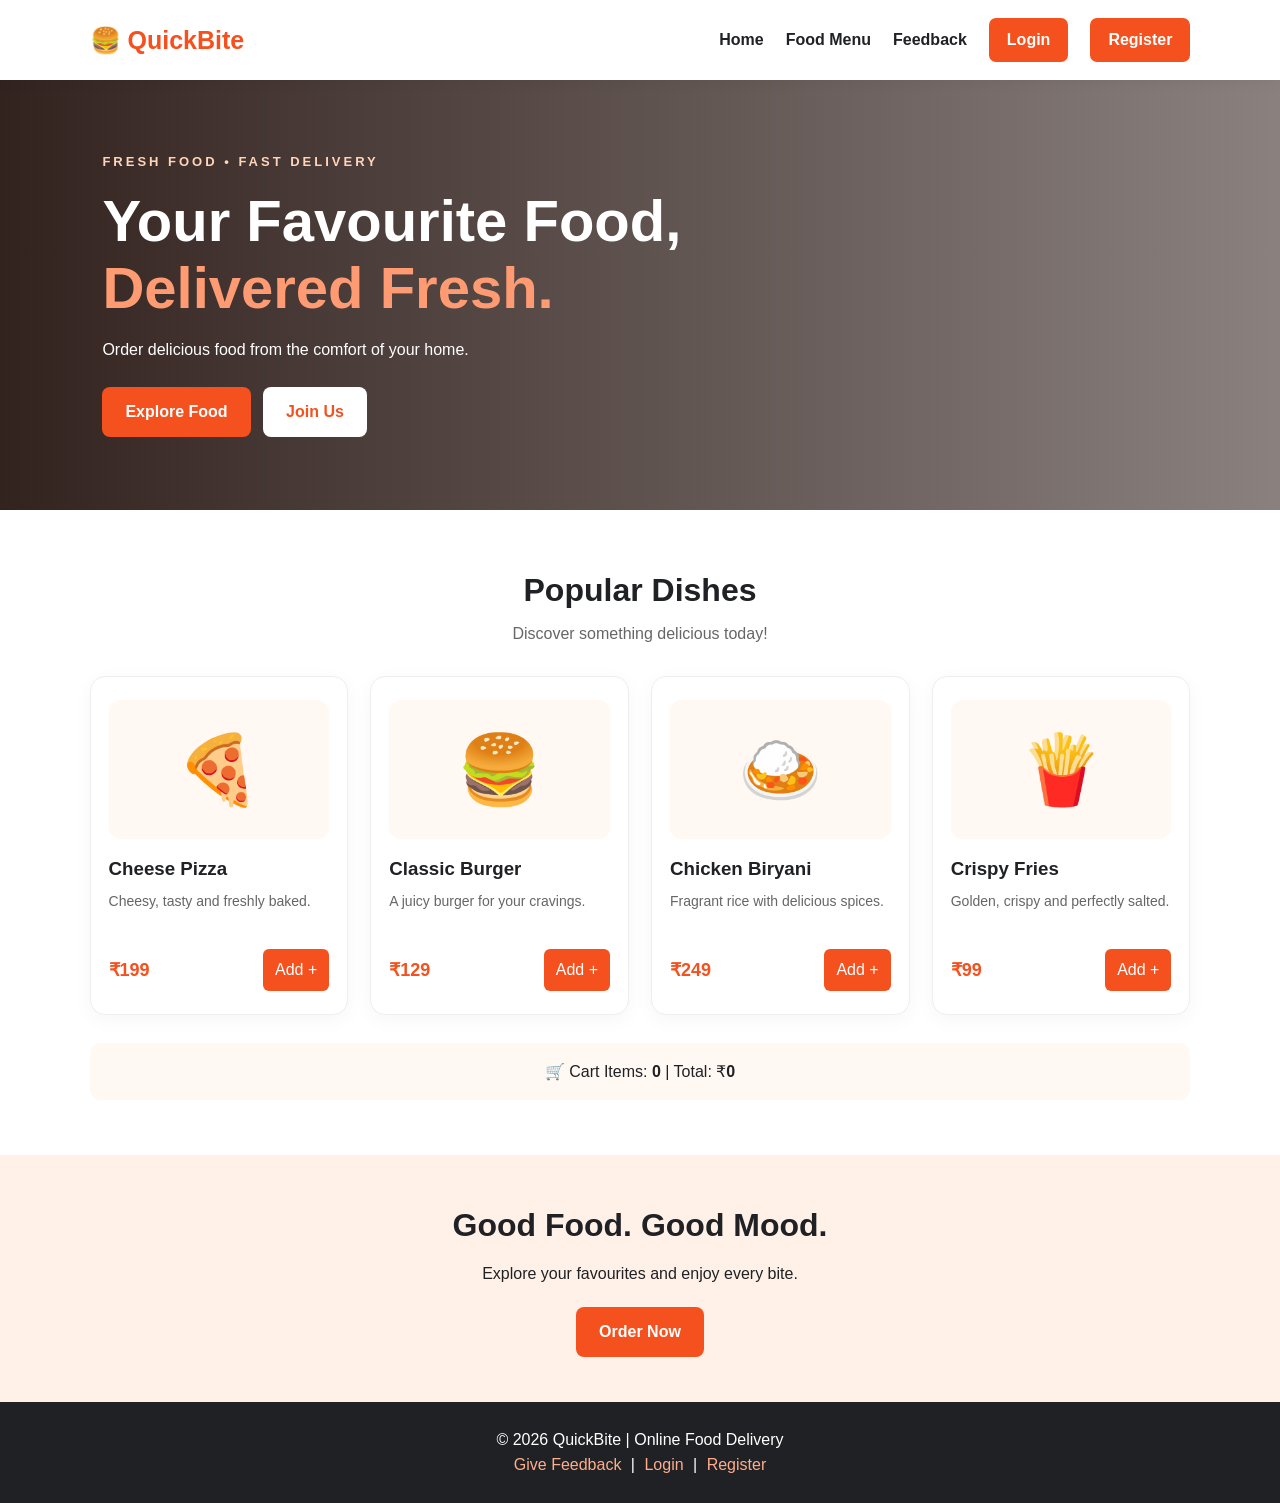
<file: index.html>
<!DOCTYPE html>
<html lang="en">
<head>
    <meta charset="UTF-8">
    <meta name="viewport" content="width=device-width, initial-scale=1.0">
    <title>QuickBite | Online Food Delivery</title>
    <link rel="stylesheet" href="style.css">
</head>
<body>

<header class="navbar">
    <a href="index.html" class="logo">🍔 QuickBite</a>
    <nav>
        <a href="index.html">Home</a>
        <a href="#food">Food Menu</a>
        <a href="feedback.html">Feedback</a>
        <a href="login.html" class="nav-btn" id="accountLink">Login</a>
        <a href="registration.html" class="nav-btn">Register</a>
    </nav>
</header>

<section class="hero">
    <div class="hero-content">
        <p class="tagline">FRESH FOOD • FAST DELIVERY</p>
        <h1>Your Favourite Food,<br>
            <span>Delivered Fresh.</span></h1>
        <p>Order delicious food from the comfort of your home.</p>
        <a href="#food" class="btn">Explore Food</a>
        <a href="registration.html" class="btn btn-light">Join Us</a>
    </div>
</section>

<section class="section" id="food">
    <h2>Popular Dishes</h2>
    <p class="subtitle">Discover something delicious today!</p>

    <div class="food-grid">
        <div class="food-card">
            <div class="food-emoji">🍕</div>
            <h3>Cheese Pizza</h3>
            <p>Cheesy, tasty and freshly baked.</p>
            <div class="food-bottom">
                <strong>₹199</strong>
                <button class="small-btn" onclick="addToCart('Cheese Pizza',199)">Add +</button>
            </div>
        </div>

        <div class="food-card">
            <div class="food-emoji">🍔</div>
            <h3>Classic Burger</h3>
            <p>A juicy burger for your cravings.</p>
            <div class="food-bottom">
                <strong>₹129</strong>
                <button class="small-btn" onclick="addToCart('Classic Burger',129)">Add +</button>
            </div>
        </div>

        <div class="food-card">
            <div class="food-emoji">🍛</div>
            <h3>Chicken Biryani</h3>
            <p>Fragrant rice with delicious spices.</p>
            <div class="food-bottom">
                <strong>₹249</strong>
                <button class="small-btn" onclick="addToCart('Chicken Biryani',249)">Add +</button>
            </div>
        </div>

        <div class="food-card">
            <div class="food-emoji">🍟</div>
            <h3>Crispy Fries</h3>
            <p>Golden, crispy and perfectly salted.</p>
            <div class="food-bottom">
                <strong>₹99</strong>
                <button class="small-btn" onclick="addToCart('Crispy Fries',99)">Add +</button>
            </div>
        </div>
    </div>

    <div class="cart-summary">
        🛒 Cart Items: <strong id="cartCount">0</strong>
        <span> | Total: ₹<strong id="cartTotal">0</strong></span>
    </div>
</section>

<section class="offer-section">
    <h2>Good Food. Good Mood.</h2>
    <p>Explore your favourites and enjoy every bite.</p>
    <a href="login.html" class="btn">Order Now</a>
</section>

<footer>
    <p>© 2026 QuickBite | Online Food Delivery</p>
    <p>
        <a href="feedback.html">Give Feedback</a> |
        <a href="login.html">Login</a> |
        <a href="registration.html">Register</a>
    </p>
</footer>

<script src="script.js"></script>
</body>
</html>
</file>
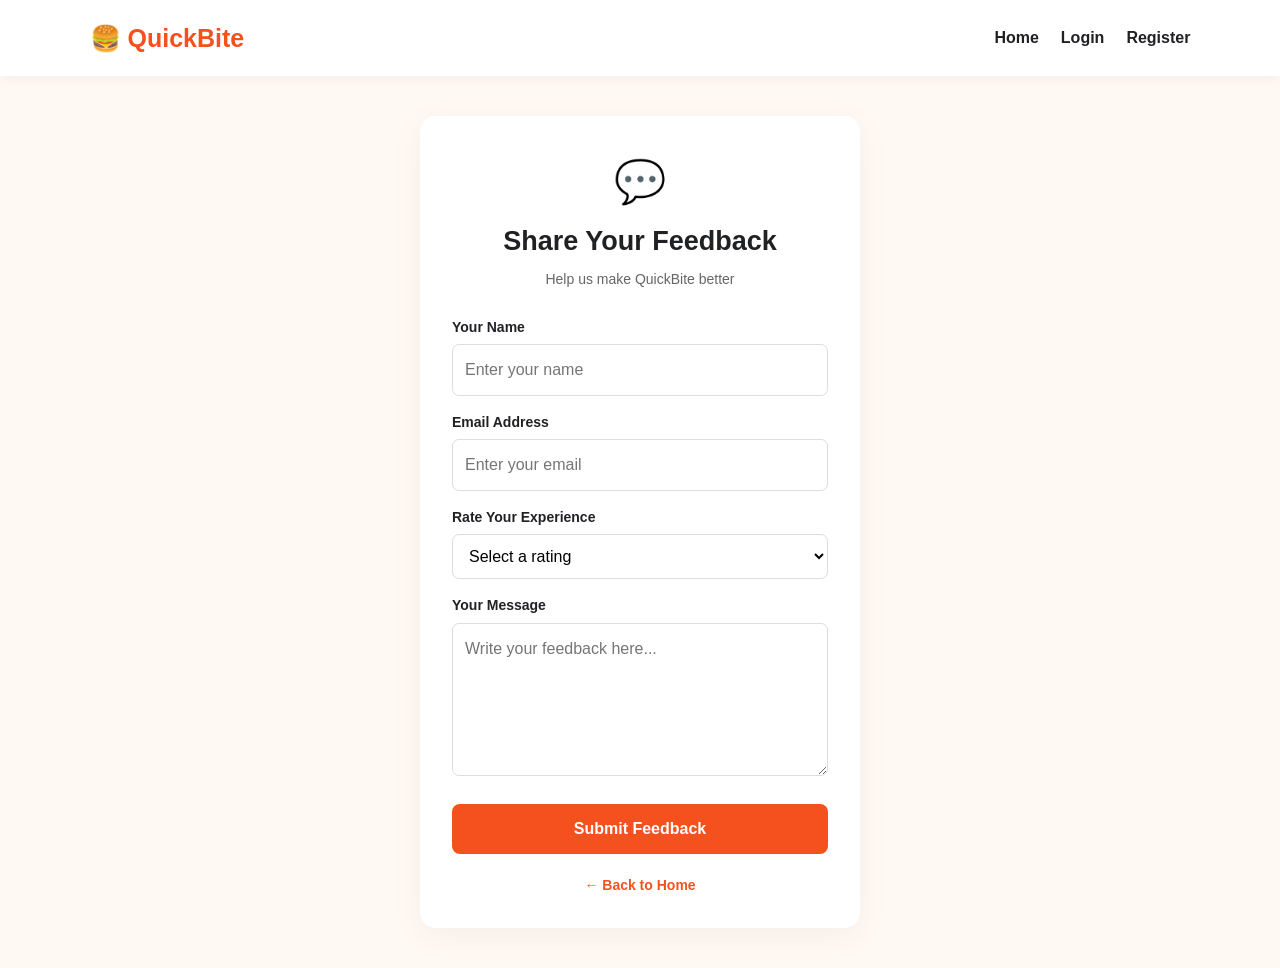
<file: feedback.html>
<!DOCTYPE html>
<html lang="en">
<head>
    <meta charset="UTF-8">
    <meta name="viewport" content="width=device-width, initial-scale=1.0">
    <title>Feedback | QuickBite</title>
    <link rel="stylesheet" href="style.css">
</head>
<body class="form-page">

<header class="navbar">
    <a href="index.html" class="logo">🍔 QuickBite</a>
    <nav>
        <a href="index.html">Home</a>
        <a href="login.html">Login</a>
        <a href="registration.html">Register</a>
    </nav>
</header>

<div class="form-container">
    <div class="form-icon">💬</div>
    <h2>Share Your Feedback</h2>
    <p class="subtitle">Help us make QuickBite better</p>

    <form id="feedbackForm">
        <label>Your Name</label>
        <input type="text" id="feedbackName"
               placeholder="Enter your name" required>

        <label>Email Address</label>
        <input type="email" id="feedbackEmail"
               placeholder="Enter your email" required>

        <label>Rate Your Experience</label>
        <select id="feedbackRating" required>
            <option value="">Select a rating</option>
            <option value="5">⭐⭐⭐⭐⭐ - Excellent</option>
            <option value="4">⭐⭐⭐⭐ - Very Good</option>
            <option value="3">⭐⭐⭐ - Good</option>
            <option value="2">⭐⭐ - Average</option>
            <option value="1">⭐ - Poor</option>
        </select>

        <label>Your Message</label>
        <textarea id="feedbackMessage"
                  placeholder="Write your feedback here..."
                  rows="5" required></textarea>

        <button type="submit" class="btn full-btn">
            Submit Feedback
        </button>
        <p id="feedbackStatus" class="message"></p>
    </form>

    <p class="form-bottom"><a href="index.html">← Back to Home</a></p>
</div>

<script src="script.js"></script>
</body>
</html>
</file>
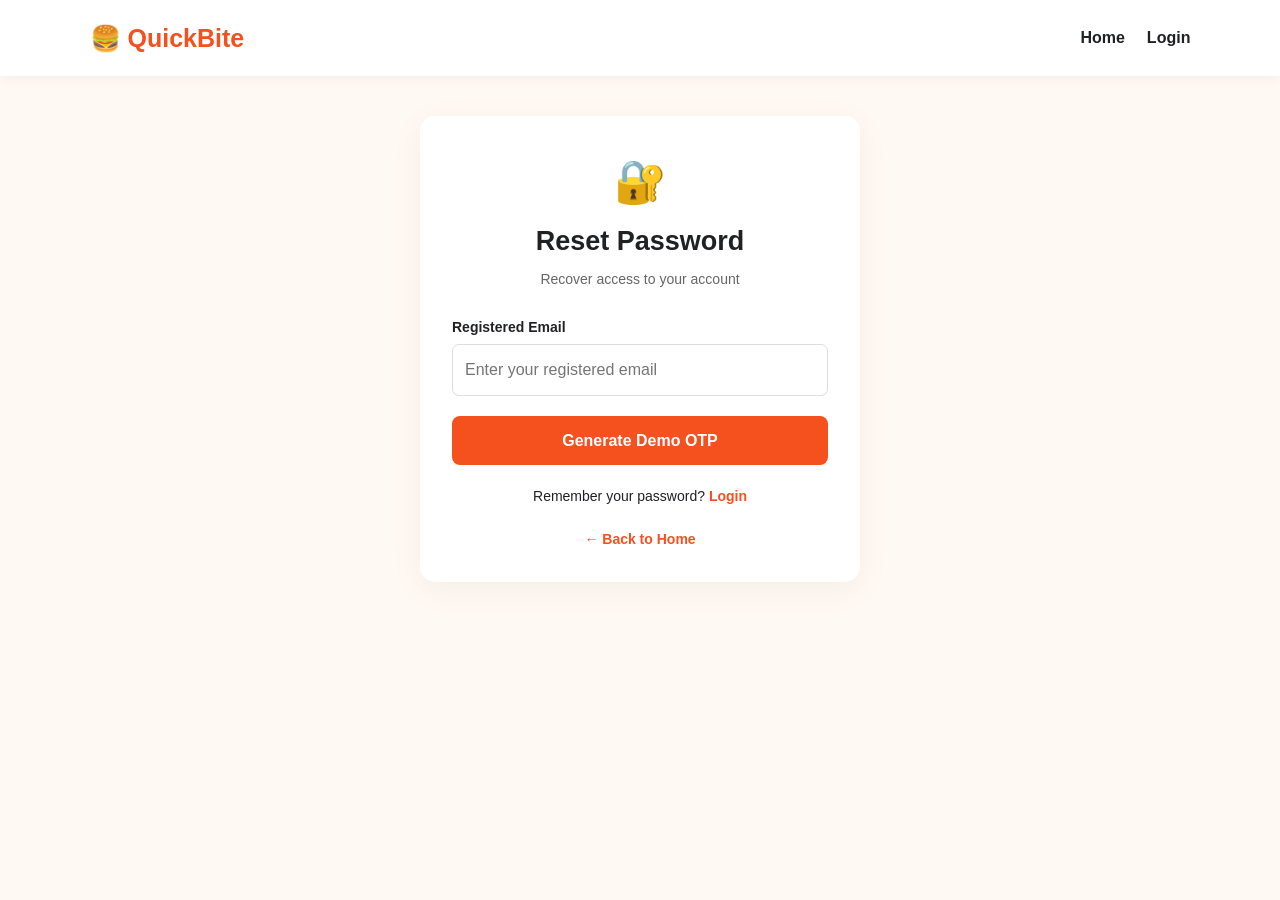
<file: forgot.html>
<!DOCTYPE html>
<html lang="en">
<head>
    <meta charset="UTF-8">
    <meta name="viewport" content="width=device-width, initial-scale=1.0">
    <title>Forgot Password | QuickBite</title>
    <link rel="stylesheet" href="style.css">
</head>
<body class="form-page">

<header class="navbar">
    <a href="index.html" class="logo">🍔 QuickBite</a>
    <nav>
        <a href="index.html">Home</a>
        <a href="login.html">Login</a>
    </nav>
</header>

<div class="form-container">
    <div class="form-icon">🔐</div>
    <h2>Reset Password</h2>
    <p class="subtitle">Recover access to your account</p>

    <form id="forgotForm">
        <label>Registered Email</label>
        <input type="email" id="resetEmail"
               placeholder="Enter your registered email" required>

        <button type="submit" class="btn full-btn">
            Generate Demo OTP
        </button>
    </form>

    <div id="resetSection" hidden>
        <form id="resetForm">
            <label>Demo OTP</label>
            <input type="text" id="resetOtp"
                   placeholder="Enter the demo OTP"
                   inputmode="numeric" required>

            <label>New Password</label>
            <input type="password" id="newPassword"
                   placeholder="Enter new password"
                   minlength="6" required>

            <label>Confirm New Password</label>
            <input type="password" id="confirmNewPassword"
                   placeholder="Confirm new password"
                   minlength="6" required>

            <button type="submit" class="btn full-btn">
                Reset Password
            </button>
        </form>
    </div>

    <p id="resetMessage" class="message"></p>

    <p class="form-bottom">
        Remember your password? <a href="login.html">Login</a>
    </p>
    <p class="form-bottom"><a href="index.html">← Back to Home</a></p>
</div>

<script src="script.js"></script>
</body>
</html>
</file>
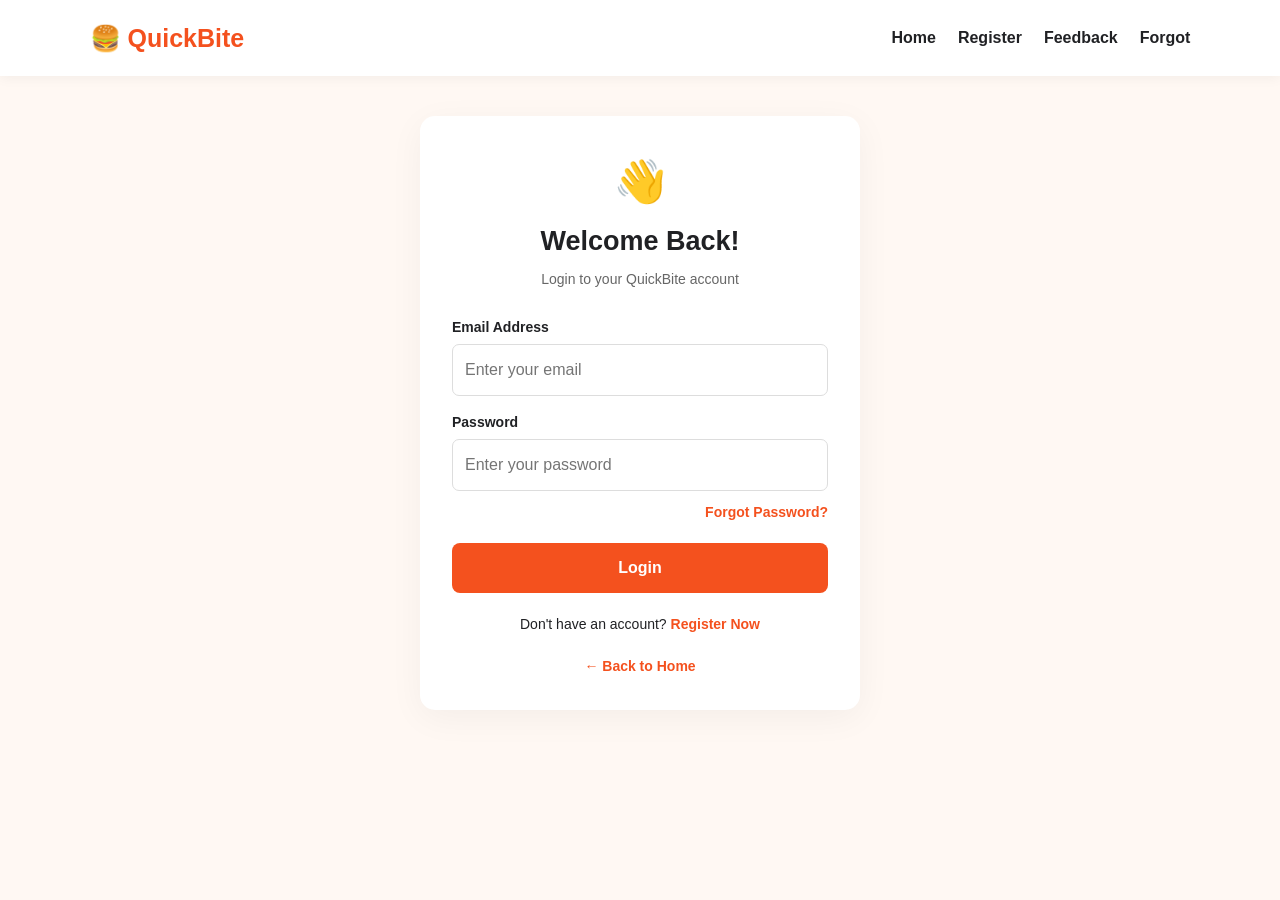
<file: login.html>
<!DOCTYPE html>
<html lang="en">
<head>
    <meta charset="UTF-8">
    <meta name="viewport" content="width=device-width, initial-scale=1.0">
    <title>Login | QuickBite</title>
    <link rel="stylesheet" href="style.css">
</head>
<body class="form-page">

<header class="navbar">
    <a href="index.html" class="logo">🍔 QuickBite</a>
    <nav>
        <a href="index.html">Home</a>
        <a href="registration.html">Register</a>
        <a href="feedback.html">Feedback</a>
        <a href="forgot.html">Forgot</a>
    </nav>
</header>

<div class="form-container">
    <div class="form-icon">👋</div>
    <h2>Welcome Back!</h2>
    <p class="subtitle">Login to your QuickBite account</p>

    <form id="loginForm">
        <label>Email Address</label>
        <input type="email" id="loginEmail"
               placeholder="Enter your email" required>

        <label>Password</label>
        <input type="password" id="loginPassword"
               placeholder="Enter your password" required>

        <div class="forgot-link">
            <a href="forgot.html">Forgot Password?</a>
        </div>

        <button type="submit" class="btn full-btn">Login</button>
        <p id="loginMessage" class="message"></p>
    </form>

    <p class="form-bottom">
        Don't have an account?
        <a href="registration.html">Register Now</a>
    </p>
    <p class="form-bottom"><a href="index.html">← Back to Home</a></p>
</div>

<script src="script.js"></script>
</body>
</html>
</file>
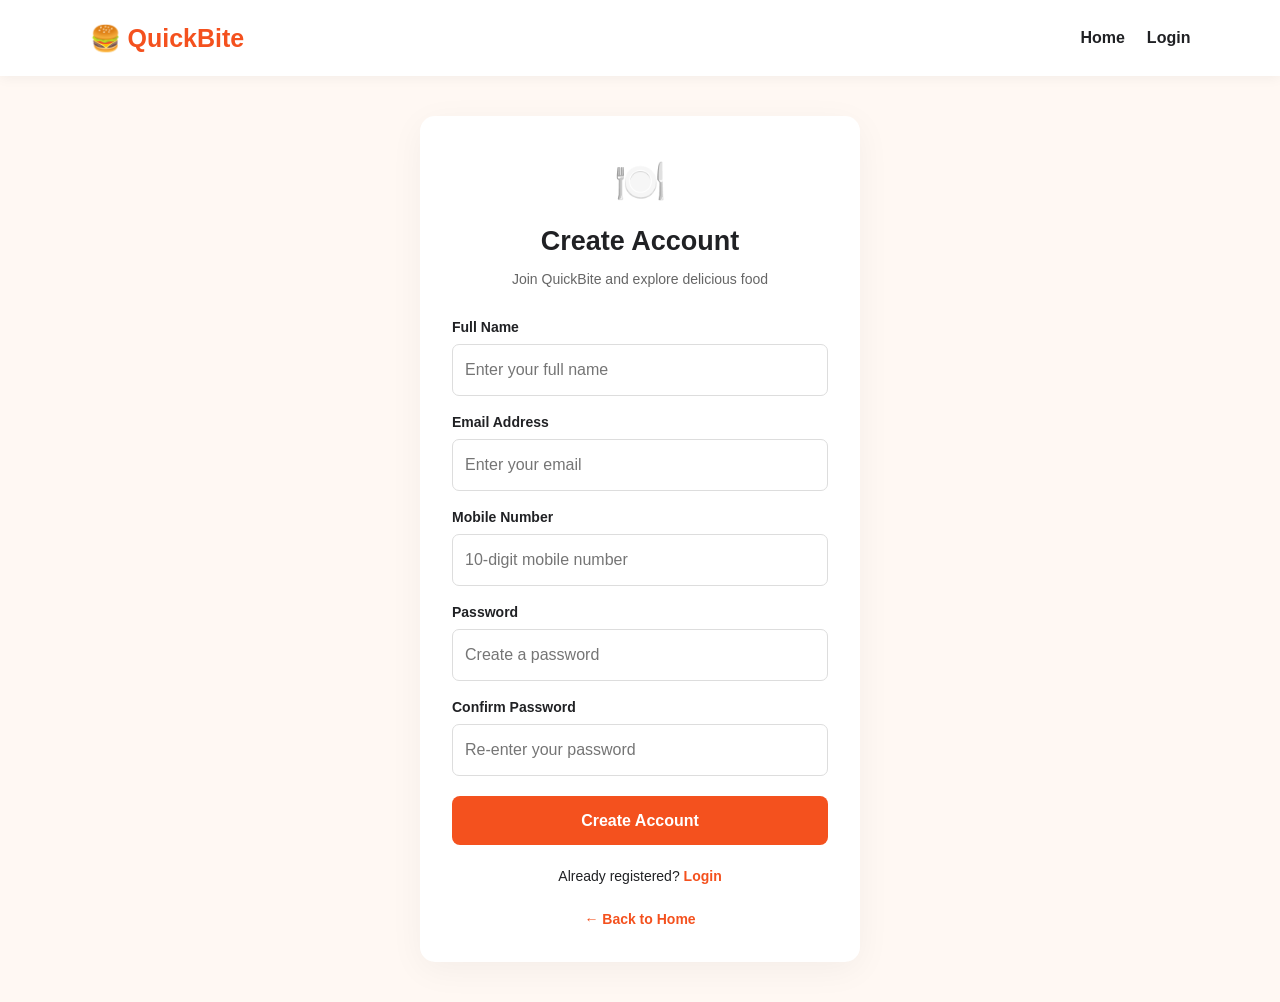
<file: registration.html>
<!DOCTYPE html>
<html lang="en">
<head>
    <meta charset="UTF-8">
    <meta name="viewport" content="width=device-width, initial-scale=1.0">
    <title>Registration | QuickBite</title>
    <link rel="stylesheet" href="style.css">
</head>
<body class="form-page">

<header class="navbar">
    <a href="index.html" class="logo">🍔 QuickBite</a>
    <nav>
        <a href="index.html">Home</a>
        <a href="login.html">Login</a>
    </nav>
</header>

<div class="form-container">
    <div class="form-icon">🍽️</div>
    <h2>Create Account</h2>
    <p class="subtitle">Join QuickBite and explore delicious food</p>

    <form id="registerForm">
        <label>Full Name</label>
        <input type="text" id="registerName"
               placeholder="Enter your full name" required>

        <label>Email Address</label>
        <input type="email" id="registerEmail"
               placeholder="Enter your email" required>

        <label>Mobile Number</label>
        <input type="tel" id="registerPhone"
               placeholder="10-digit mobile number"
               pattern="[0-9]{10}" maxlength="10" required>

        <label>Password</label>
        <input type="password" id="registerPassword"
               placeholder="Create a password"
               minlength="6" required>

        <label>Confirm Password</label>
        <input type="password" id="confirmPassword"
               placeholder="Re-enter your password"
               minlength="6" required>

        <button type="submit" class="btn full-btn">Create Account</button>
        <p id="registerMessage" class="message"></p>
    </form>

    <p class="form-bottom">
        Already registered? <a href="login.html">Login</a>
    </p>
    <p class="form-bottom"><a href="index.html">← Back to Home</a></p>
</div>

<script src="script.js"></script>
</body>
</html>
</file>
<file: style.css>
* {
    margin: 0;
    padding: 0;
    box-sizing: border-box;
}

:root {
    --primary: #f4511e;
    --primary-dark: #d84315;
    --dark: #202124;
    --light: #fff8f3;
    --white: #ffffff;
    --muted: #666666;
}

body {
    font-family: Arial, sans-serif;
    color: var(--dark);
    background: var(--white);
    line-height: 1.6;
}

a {
    text-decoration: none;
    color: var(--primary);
}

button, input, textarea, select {
    font: inherit;
}

/* NAVBAR */

.navbar {
    display: flex;
    justify-content: space-between;
    align-items: center;
    gap: 20px;
    padding: 18px 7%;
    background: white;
    box-shadow: 0 2px 12px #0000000d;
    position: sticky;
    top: 0;
    z-index: 10;
}

.logo {
    color: var(--primary);
    font-size: 25px;
    font-weight: bold;
    white-space: nowrap;
}

.navbar nav {
    display: flex;
    align-items: center;
    gap: 22px;
    flex-wrap: wrap;
}

.navbar nav a {
    color: var(--dark);
    font-weight: 600;
}

.navbar nav a:hover {
    color: var(--primary);
}

.navbar nav .nav-btn {
    background: var(--primary);
    color: white;
    padding: 9px 18px;
    border-radius: 7px;
}

/* HOME HERO */

.hero {
    min-height: 430px;
    display: flex;
    align-items: center;
    padding: 65px 8%;
    color: white;
    background:
        linear-gradient(90deg, #24130fee, #24130f88),
        url("https://images.unsplash.com/photo-1504674900247-0877df9cc836?auto=format&fit=crop&w=1600&q=85");
    background-size: cover;
    background-position: center;
}

.hero-content {
    max-width: 620px;
}

.tagline {
    color: #ffd4b8;
    font-weight: bold;
    letter-spacing: 3px;
    font-size: 13px;
}

.hero h1 {
    font-size: clamp(35px, 5vw, 58px);
    line-height: 1.15;
    margin: 15px 0;
}

.hero h1 span {
    color: #ff9b73;
}

.hero-content > p:not(.tagline) {
    margin-bottom: 25px;
}

.btn {
    display: inline-block;
    border: none;
    border-radius: 8px;
    background: var(--primary);
    color: white;
    padding: 12px 23px;
    font-weight: bold;
    cursor: pointer;
    transition: 0.2s;
}

.btn:hover, .small-btn:hover {
    background: var(--primary-dark);
    transform: translateY(-1px);
}

.btn-light {
    margin-left: 8px;
    background: white;
    color: var(--primary);
}

/* FOOD SECTION */

.section {
    padding: 55px 7%;
    text-align: center;
    scroll-margin-top: 80px;
}

.section h2, .offer-section h2 {
    font-size: 32px;
    margin-bottom: 5px;
}

.subtitle {
    color: var(--muted);
    margin: 5px 0 25px;
}

.food-grid {
    display: grid;
    grid-template-columns: repeat(4, minmax(0, 1fr));
    gap: 22px;
    margin-top: 30px;
}

.food-card {
    background: white;
    padding: 23px 18px;
    border: 1px solid #eeeeee;
    border-radius: 15px;
    box-shadow: 0 5px 20px #0000000a;
    text-align: left;
    transition: 0.2s;
}

.food-card:hover {
    transform: translateY(-5px);
    box-shadow: 0 10px 25px #00000012;
}

.food-emoji {
    font-size: 68px;
    text-align: center;
    background: var(--light);
    border-radius: 12px;
    padding: 15px;
    margin-bottom: 15px;
}

.food-card h3 {
    margin-bottom: 6px;
}

.food-card p {
    color: var(--muted);
    font-size: 14px;
    min-height: 44px;
}

.food-bottom {
    display: flex;
    justify-content: space-between;
    align-items: center;
    gap: 8px;
    margin-top: 15px;
}

.food-bottom strong {
    font-size: 18px;
    color: var(--primary);
}

.small-btn {
    background: var(--primary);
    color: white;
    border: none;
    border-radius: 6px;
    padding: 8px 12px;
    cursor: pointer;
}

.cart-summary {
    margin-top: 28px;
    padding: 16px;
    background: var(--light);
    border-radius: 10px;
}

/* OFFER AND FOOTER */

.offer-section {
    background: #fff0e8;
    text-align: center;
    padding: 45px 20px;
}

.offer-section p {
    margin: 10px 0 20px;
}

footer {
    background: #202124;
    color: white;
    text-align: center;
    padding: 25px 15px;
}

footer a {
    color: #ffad8b;
    margin: 0 5px;
}

/* FORM PAGES */

.form-page {
    min-height: 100vh;
    background: var(--light);
}

.form-container {
    width: min(440px, calc(100% - 30px));
    margin: 40px auto;
    padding: 32px;
    background: white;
    border-radius: 15px;
    box-shadow: 0 8px 35px #0000000c;
}

.form-icon {
    text-align: center;
    font-size: 42px;
}

.form-container h2 {
    text-align: center;
    font-size: 27px;
    margin-top: 5px;
}

.form-container .subtitle {
    text-align: center;
    font-size: 14px;
    margin-bottom: 25px;
}

.form-container label {
    display: block;
    font-weight: bold;
    font-size: 14px;
    margin: 15px 0 6px;
}

.form-container input,
.form-container textarea,
.form-container select {
    width: 100%;
    padding: 12px;
    border: 1px solid #dddddd;
    border-radius: 7px;
    background: white;
    outline: none;
}

.form-container input:focus,
.form-container textarea:focus,
.form-container select:focus {
    border-color: var(--primary);
    box-shadow: 0 0 0 3px #f4511e15;
}

.form-container textarea {
    resize: vertical;
}

.full-btn {
    width: 100%;
    margin-top: 20px;
}

.forgot-link {
    text-align: right;
    margin-top: 10px;
    font-size: 14px;
}

.form-bottom {
    text-align: center;
    margin-top: 20px;
    font-size: 14px;
}

.form-bottom a, .forgot-link a {
    font-weight: bold;
}

.message {
    text-align: center;
    font-size: 14px;
    margin-top: 14px;
    overflow-wrap: anywhere;
}

.message:empty {
    display: none;
}

[hidden] {
    display: none !important;
}

/* RESPONSIVE DESIGN */

@media (max-width: 900px) {
    .food-grid {
        grid-template-columns: repeat(2, minmax(0, 1fr));
    }

    .navbar {
        padding: 15px 4%;
    }

    .navbar nav {
        gap: 12px;
    }
}

@media (max-width: 600px) {
    .navbar {
        flex-direction: column;
    }

    .navbar nav {
        justify-content: center;
        gap: 12px;
    }

    .navbar nav a {
        font-size: 14px;
    }

    .hero {
        min-height: 380px;
        padding: 45px 6%;
    }

    .food-grid {
        grid-template-columns: 1fr;
    }

    .section h2, .offer-section h2 {
        font-size: 27px;
    }

    .form-container {
        padding: 24px 20px;
        margin: 25px auto;
    }

    .btn {
        padding: 11px 17px;
    }
}
</file>
